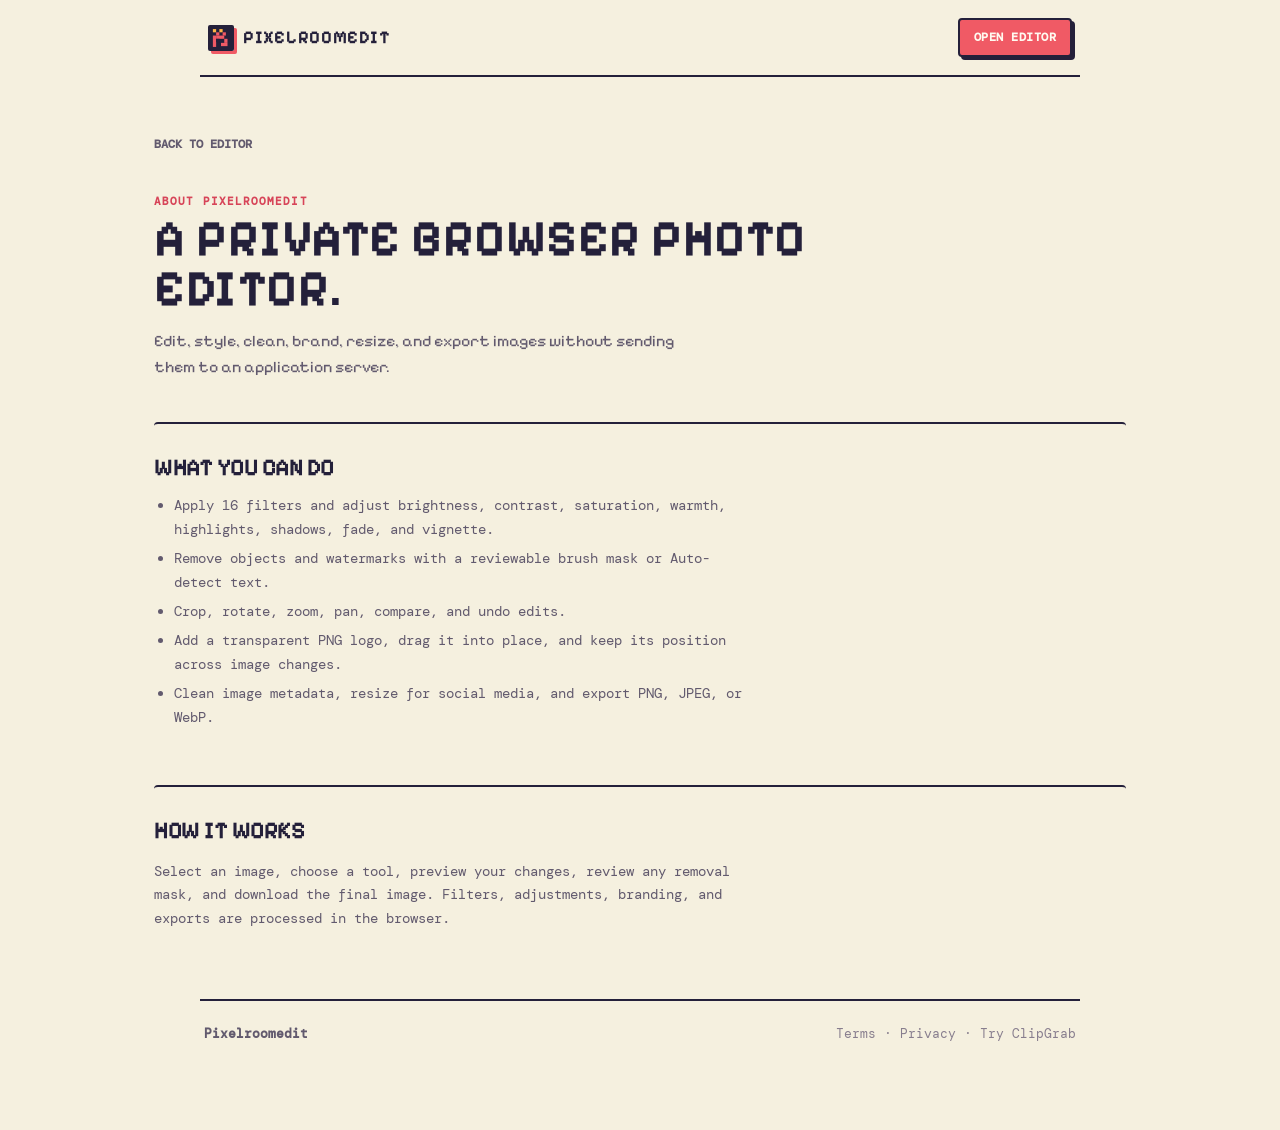
<file: about.html>
<!DOCTYPE html>
<html lang="en">
<head>
<meta charset="UTF-8"><meta name="viewport" content="width=device-width, initial-scale=1.0">
<title>Pixelroomedit — About</title><link href="https://fonts.googleapis.com/css2?family=DM+Mono:wght@400;500&family=Pixelify+Sans:wght@400;500;600;700&display=swap" rel="stylesheet"><link rel="stylesheet" href="styles.css?v=20260904.2">
</head>
<body class="info-page">
<nav class="site-nav" aria-label="About navigation"><a class="nav-brand" href="index.html#top"><img class="nav-mark" src="pixelroom-pixel-logo.svg?v=20260920.1" alt="">Pixelroomedit</a><div class="nav-links"><a href="index.html#editor">Open editor</a></div></nav>
<main class="info-shell"><a class="info-back" href="index.html#top">Back to editor</a><p class="eyebrow">ABOUT PIXELROOMEDIT</p><h1>A private browser photo editor.</h1><p class="info-lead">Edit, style, clean, brand, resize, and export images without sending them to an application server.</p>
<section class="info-section"><h2>What you can do</h2><ul><li>Apply 16 filters and adjust brightness, contrast, saturation, warmth, highlights, shadows, fade, and vignette.</li><li>Remove objects and watermarks with a reviewable brush mask or Auto-detect text.</li><li>Crop, rotate, zoom, pan, compare, and undo edits.</li><li>Add a transparent PNG logo, drag it into place, and keep its position across image changes.</li><li>Clean image metadata, resize for social media, and export PNG, JPEG, or WebP.</li></ul></section>
<section class="info-section"><h2>How it works</h2><p>Select an image, choose a tool, preview your changes, review any removal mask, and download the final image. Filters, adjustments, branding, and exports are processed in the browser.</p></section>
</main><footer><span>Pixelroomedit</span><span><a href="terms.html">Terms</a> · <a href="privacy.html">Privacy</a> · <a href="https://clipgrab-mtcp.onrender.com" target="_blank" rel="noopener noreferrer">Try ClipGrab</a></span></footer>
</body></html>
</file>
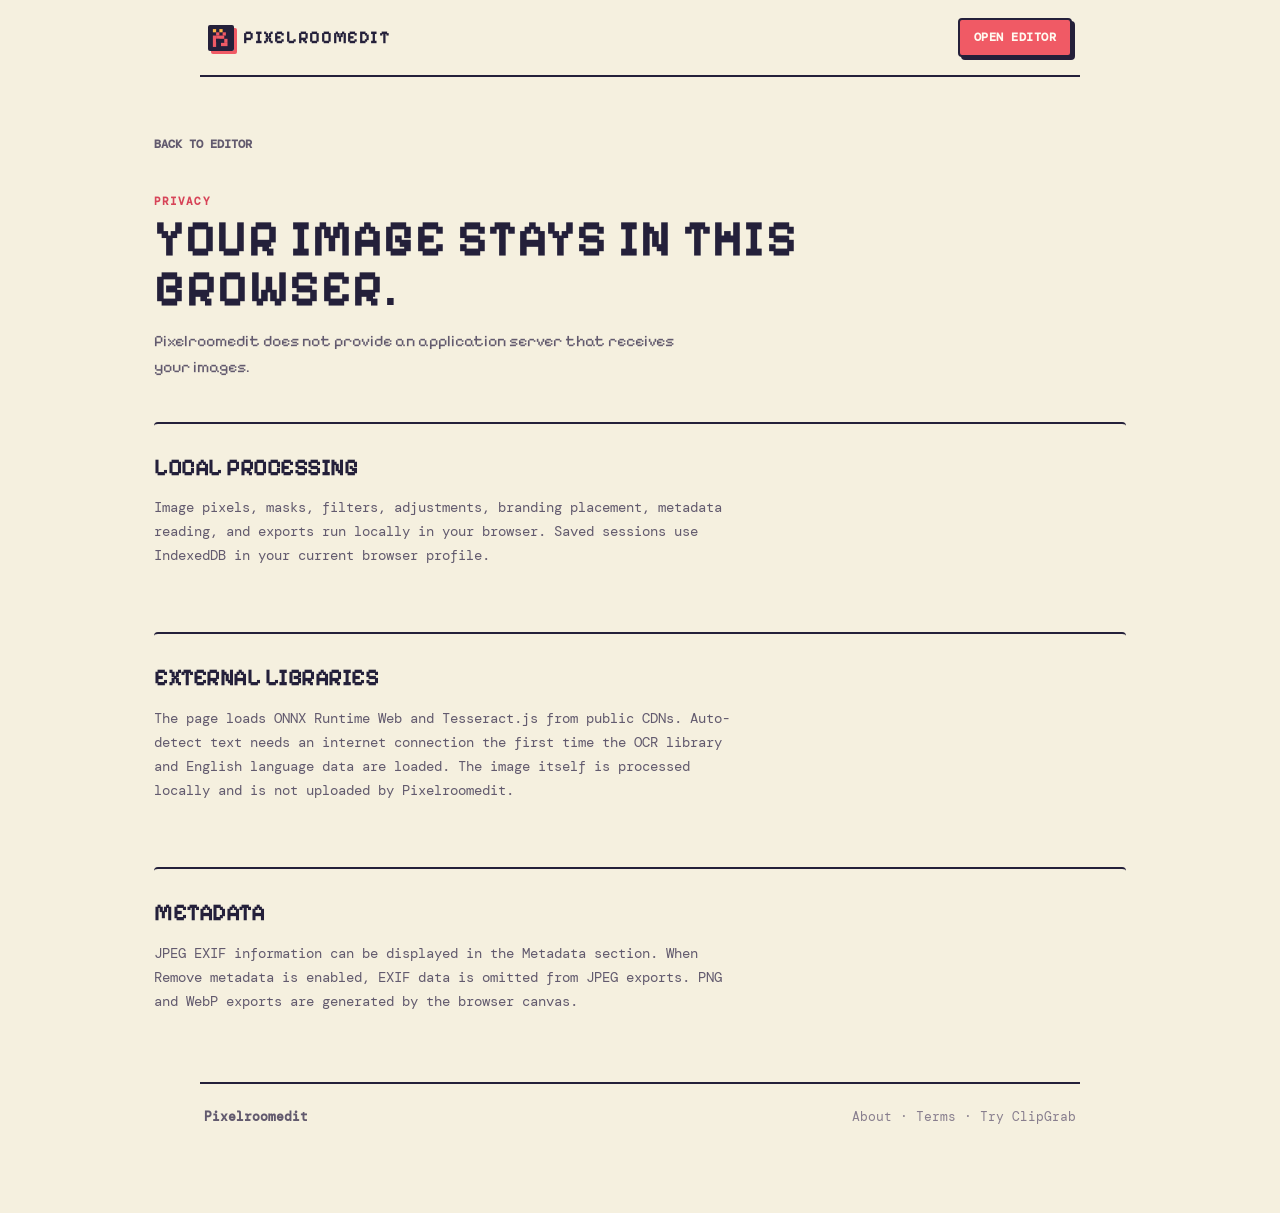
<file: privacy.html>
<!DOCTYPE html>
<html lang="en">
<head>
<meta charset="UTF-8"><meta name="viewport" content="width=device-width, initial-scale=1.0">
<title>Pixelroomedit — Privacy</title><link href="https://fonts.googleapis.com/css2?family=DM+Mono:wght@400;500&family=Pixelify+Sans:wght@400;500;600;700&display=swap" rel="stylesheet"><link rel="stylesheet" href="styles.css?v=20260904.2">
</head>
<body class="info-page">
<nav class="site-nav" aria-label="Privacy navigation"><a class="nav-brand" href="index.html#top"><img class="nav-mark" src="pixelroom-pixel-logo.svg?v=20260920.1" alt="">Pixelroomedit</a><div class="nav-links"><a href="index.html#editor">Open editor</a></div></nav>
<main class="info-shell"><a class="info-back" href="index.html#top">Back to editor</a><p class="eyebrow">PRIVACY</p><h1>Your image stays in this browser.</h1><p class="info-lead">Pixelroomedit does not provide an application server that receives your images.</p>
<section class="info-section"><h2>Local processing</h2><p>Image pixels, masks, filters, adjustments, branding placement, metadata reading, and exports run locally in your browser. Saved sessions use IndexedDB in your current browser profile.</p></section>
<section class="info-section"><h2>External libraries</h2><p>The page loads ONNX Runtime Web and Tesseract.js from public CDNs. Auto-detect text needs an internet connection the first time the OCR library and English language data are loaded. The image itself is processed locally and is not uploaded by Pixelroomedit.</p></section>
<section class="info-section"><h2>Metadata</h2><p>JPEG EXIF information can be displayed in the Metadata section. When Remove metadata is enabled, EXIF data is omitted from JPEG exports. PNG and WebP exports are generated by the browser canvas.</p></section>
</main><footer><span>Pixelroomedit</span><span><a href="about.html">About</a> · <a href="terms.html">Terms</a> · <a href="https://clipgrab-mtcp.onrender.com" target="_blank" rel="noopener noreferrer">Try ClipGrab</a></span></footer>
</body></html>
</file>
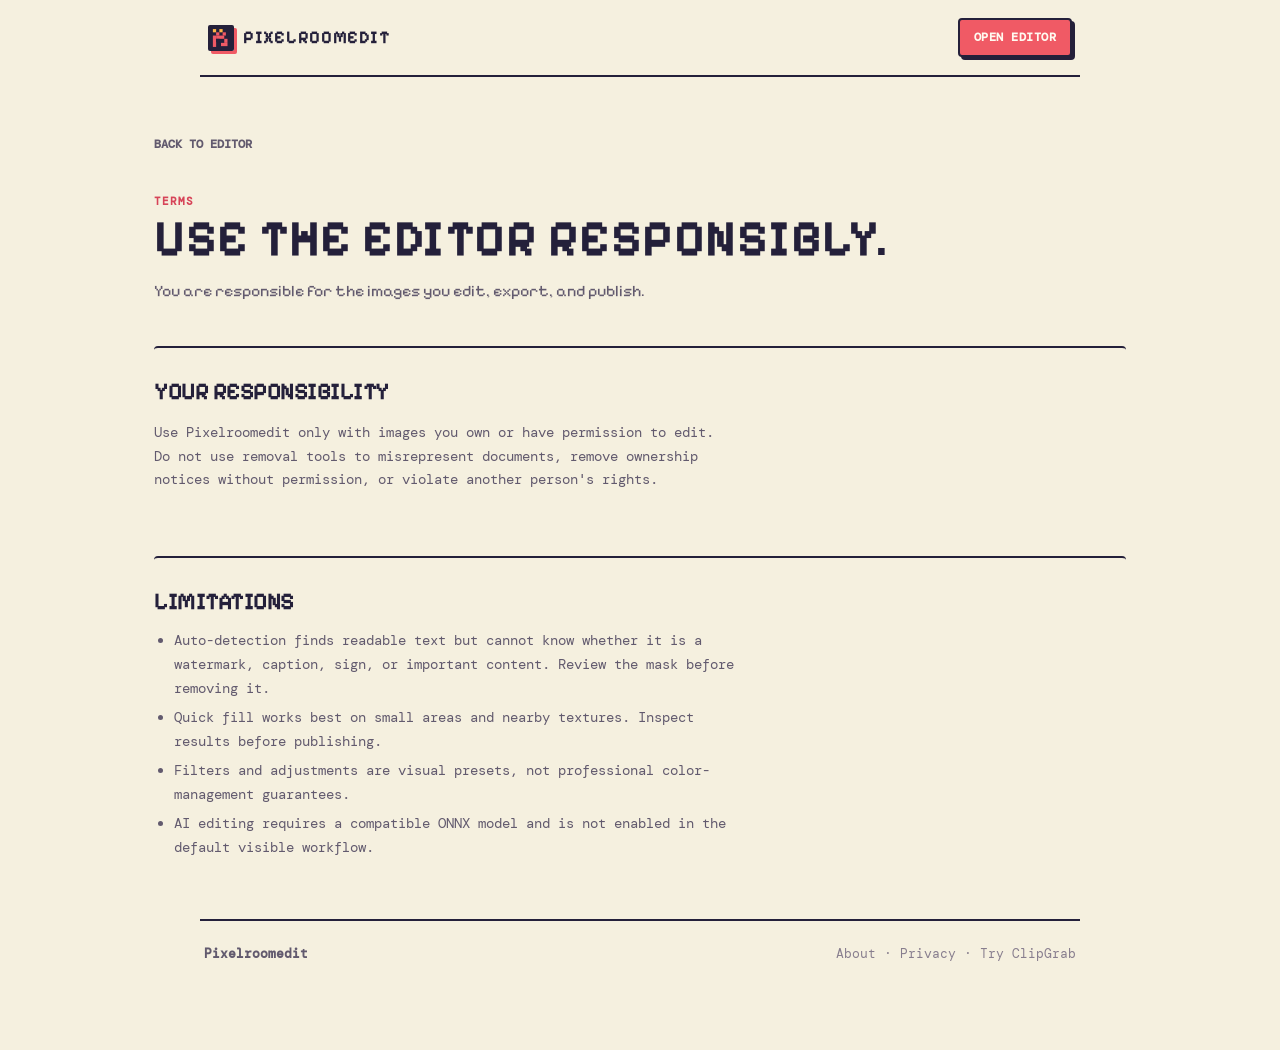
<file: terms.html>
<!DOCTYPE html>
<html lang="en">
<head>
<meta charset="UTF-8"><meta name="viewport" content="width=device-width, initial-scale=1.0">
<title>Pixelroomedit — Terms</title><link href="https://fonts.googleapis.com/css2?family=DM+Mono:wght@400;500&family=Pixelify+Sans:wght@400;500;600;700&display=swap" rel="stylesheet"><link rel="stylesheet" href="styles.css?v=20260904.2">
</head>
<body class="info-page">
<nav class="site-nav" aria-label="Terms navigation"><a class="nav-brand" href="index.html#top"><img class="nav-mark" src="pixelroom-pixel-logo.svg?v=20260920.1" alt="">Pixelroomedit</a><div class="nav-links"><a href="index.html#editor">Open editor</a></div></nav>
<main class="info-shell"><a class="info-back" href="index.html#top">Back to editor</a><p class="eyebrow">TERMS</p><h1>Use the editor responsibly.</h1><p class="info-lead">You are responsible for the images you edit, export, and publish.</p>
<section class="info-section"><h2>Your responsibility</h2><p>Use Pixelroomedit only with images you own or have permission to edit. Do not use removal tools to misrepresent documents, remove ownership notices without permission, or violate another person's rights.</p></section>
<section class="info-section"><h2>Limitations</h2><ul><li>Auto-detection finds readable text but cannot know whether it is a watermark, caption, sign, or important content. Review the mask before removing it.</li><li>Quick fill works best on small areas and nearby textures. Inspect results before publishing.</li><li>Filters and adjustments are visual presets, not professional color-management guarantees.</li><li>AI editing requires a compatible ONNX model and is not enabled in the default visible workflow.</li></ul></section>
</main><footer><span>Pixelroomedit</span><span><a href="about.html">About</a> · <a href="privacy.html">Privacy</a> · <a href="https://clipgrab-mtcp.onrender.com" target="_blank" rel="noopener noreferrer">Try ClipGrab</a></span></footer>
</body></html>
</file>
<file: styles.css>
:root{
  --bg:#ffffff;
  --bg-soft:#f6f7fc;
  --surface:#ffffff;
  --surface-2:#f1f2fa;
  --surface-3:#eaecf9;
  --line:#e7e9f4;
  --line-soft:#eef0f9;
  --text:#12131c;
  --text-dim:#5b6072;
  --text-dimmer:#9096a8;
  --paper:#ffffff;
  --paper-soft:#f6f7fc;
  --paper-line:#e7e9f4;
  --ink:#12131c;
  --ink-soft:#5b6072;
  --accent:#5c72f9;
  --accent-2:#7b8bfb;
  --accent-strong:#4358f0;
  --accent-soft:#eef0fe;
  --accent-ink:#ffffff;
  --good:#22b573;
  --bad:#f0473f;
  --mono:"SFMono-Regular",Consolas,"Liberation Mono",Menlo,monospace;
  --sans:"Inter","Segoe UI",system-ui,sans-serif;
  --radius-lg:20px;
  --radius-md:14px;
  --radius-sm:9px;
}
*{box-sizing:border-box;}
[hidden]{ display:none !important; }
html{scroll-behavior:smooth;}
html,body,.canvas-scroll,.filter-strip,.toolbar,.panel-tabs,.editor-sections{scroll-behavior:smooth;}
body{
  margin:0;
  font-family:var(--sans);
  background:var(--bg);
  color:var(--text);
  min-height:100vh;
  display:flex;
  flex-direction:column;
  align-items:center;
  padding:0 24px 64px;
  -webkit-tap-highlight-color:transparent;
  -webkit-font-smoothing:antialiased;
}
a{ color:var(--accent-strong); }
:focus-visible{ outline:2px solid var(--accent); outline-offset:2px; }

/* ---- nav ---- */
.site-nav{
  max-width:1040px; width:100%; margin-top:0; padding:16px 4px;
  display:flex; align-items:center; justify-content:space-between; gap:16px;
  border-bottom:1px solid var(--line);
}
.nav-brand,.nav-links a{ color:var(--text); text-decoration:none; font:700 1rem var(--sans); }
.nav-brand{ display:flex; align-items:center; gap:9px; letter-spacing:-0.01em; }
.nav-mark{ display:block; width:26px; height:26px; border-radius:7px; }
.nav-links{ display:flex; align-items:center; gap:26px; }
.nav-links a{ color:var(--text-dim); font-weight:600; font-size:0.86rem; transition:color .15s ease; }
.nav-links a:hover{ color:var(--text); }
.nav-links a:last-child{
  color:var(--accent-ink); background:var(--accent);
  padding:9px 18px; border-radius:999px; font-weight:700;
}
.nav-links a:last-child:hover{ background:var(--accent-strong); color:var(--accent-ink); }

/* ---- hero ---- */
.hero{ max-width:760px; width:100%; padding:52px 4px 8px; text-align:center; display:flex; flex-direction:column; align-items:center; gap:14px; }
.brand-mark{ display:none; }
.hero-chips{ display:flex; flex-wrap:wrap; justify-content:center; gap:8px; margin-bottom:6px; }
.hero-chip{
  display:inline-flex; align-items:center; gap:6px; font:700 0.78rem var(--sans);
  color:var(--text-dim); border:1px solid var(--line); background:var(--surface);
  padding:8px 15px; border-radius:999px; transition:border-color .15s ease, color .15s ease, background .15s ease;
}
.hero-chip b{ font-weight:700; }
.hero-chip:first-child{ color:var(--accent-strong); border-color:var(--accent); background:var(--accent-soft); }
.eyebrow{
  font-family:var(--sans); font-size:0.78rem; color:var(--accent-strong); font-weight:700;
  letter-spacing:0.06em; margin:0 0 6px; text-transform:uppercase;
}
h1{
  font-family:var(--sans); font-size:clamp(2rem, 4.6vw, 2.9rem); font-weight:800; letter-spacing:-0.03em; max-width:680px;
  margin:0; color:var(--text); line-height:1.15;
}
h1 em{ font-style:normal; color:var(--accent-strong); }
p.sub{ margin:0; font-size:1rem; color:var(--text-dim); line-height:1.55; max-width:52ch; }
.privacy-pill{
  display:inline-flex; align-items:center; font:600 0.76rem var(--sans); color:var(--good);
  border:1px solid #cdeee0; background:#eefaf4; padding:7px 14px; border-radius:999px;
}
.privacy-pill span{ display:inline-block; width:7px; height:7px; border-radius:50%; background:var(--good); margin-right:8px; }

/* ---- the light table ---- */
.card{
  width:100%; max-width:760px; background:transparent; border:0; border-radius:8px; padding:0; display:flex; flex-direction:column; margin-top:20px;
}
.dropzone{
  position:relative; overflow:hidden; border:1.5px dashed var(--line); border-radius:999px; padding:20px 22px; text-align:left;
  cursor:pointer; color:var(--text); background:var(--surface-2); display:flex; align-items:center; gap:14px;
  transition:border-color .2s ease, background .2s ease;
  box-shadow:0 1px 2px rgba(20,20,50,.03);
}
.upload-icon{
  width:42px; height:42px; border-radius:50%; color:#fff; flex:0 0 auto;
  background:var(--accent);
  display:grid; place-items:center; font-size:1.2rem; font-weight:700;
}
.upload-copy{ min-width:0; flex:1 1 auto; }
.dropzone:hover, .dropzone.drag{ border-color:var(--accent); background:var(--accent-soft); }
.dropzone div{ font-size:1rem; font-weight:700; }
.dropzone span{ display:block; font-size:0.82rem; color:var(--text-dim); margin-top:2px; font-weight:400; }
.saved-session{ display:flex; align-items:center; justify-content:flex-start; gap:10px; flex:1 1 100%; min-width:0; margin:8px 0 0; }
.saved-session img{ width:44px; height:44px; object-fit:cover; border-radius:8px; border:1px solid var(--line); }
.saved-session span{ display:block; min-width:0; overflow:hidden; text-overflow:ellipsis; white-space:nowrap; margin:0; font-size:.75rem; color:var(--text-dim); }
.saved-session button{ padding:7px 12px; font-size:.75rem; }
input[type="file"]{ display:none; }

.section-choices{ display:flex; flex-wrap:wrap; justify-content:center; gap:8px; margin-top:22px; }
.section-choice{
  position:relative; display:inline-flex; flex-direction:row; align-items:center; gap:8px; min-height:0; overflow:hidden; text-align:left;
  padding:11px 18px; border:1px solid var(--line); border-radius:999px; background:var(--surface); color:var(--text);
  cursor:pointer; transition:transform .12s ease, border-color .16s ease, background .16s ease, box-shadow .16s ease;
}
.section-choice .choice-mark{
  display:grid; place-items:center; width:24px; height:24px; border-radius:50%;
  background:var(--surface-3); color:var(--accent-strong); font:700 .62rem var(--mono);
}
.section-choice strong{ color:var(--text); font-size:.86rem; line-height:1.2; font-weight:700; }
.section-choice > span:last-child{ display:none; }
.section-choice:hover:not(:disabled){ border-color:var(--accent); background:var(--accent-soft); }
.section-choice.active{ border-color:var(--accent); background:var(--accent); box-shadow:0 8px 18px -8px rgba(92,114,249,.55); }
.section-choice.active strong{ color:#fff; }
.section-choice.active .choice-mark{ background:rgba(255,255,255,.24); color:#fff; }
.section-choice:disabled{ opacity:.5; cursor:not-allowed; box-shadow:none; }
.section-choice em{ display:block; margin-top:0; margin-left:4px; color:inherit; font:700 .58rem var(--mono); font-style:normal; letter-spacing:.05em; text-transform:uppercase; opacity:.75; }

.stage{ display:none; color:var(--ink); }
.dropzone{ order:1; }
.stage{ order:2; }
.section-choices{ order:3; }
.stage.active{ display:block; background:var(--paper); border:1px solid var(--paper-line); border-radius:var(--radius-lg); padding:22px; box-shadow:0 24px 60px -30px rgba(20,20,60,.18); }
.stage.active[data-section="home"] .canvas-scroll{ display:none; }
.stage.active[data-section="ai"] .toolbar{ order:1; }
.stage.active[data-section="ai"] .canvas-scroll{ order:2; }
.stage.active[data-section="ai"] #cropActions{ order:3; }
.stage.active[data-section="ai"] #brushControls{ order:4; }
.stage.active[data-section="ai"] #fillPanel{ order:5; }
.stage.active[data-section="ai"] .section-ai{ order:6; }
.section-back-wrap{ min-height:30px; margin-bottom:4px; }
.section-home{ padding:4px 2px 14px; }
.section-home .eyebrow{ margin-bottom:8px; }
.section-home h2{ margin:0 0 7px; color:var(--ink); font:800 1.5rem/1.2 var(--sans); letter-spacing:-0.02em; }
.section-home .hint{ margin:0; }
.section-tools{ padding:18px 2px 4px; }
.section-ai{ border-top:1px solid var(--paper-line); }
.ai-status{ margin-top:12px; }
.ai-coming-soon{ padding:4px 2px 12px; }
.ai-coming-soon h2{ margin:0 0 8px; font:800 1.75rem/1.15 var(--sans); letter-spacing:-0.02em; }
.coming-soon-note{ display:inline-flex; align-items:center; gap:8px; margin-top:18px; padding:10px 12px; border:1px solid var(--paper-line); border-radius:999px; color:var(--ink-soft); font:0.72rem var(--mono); }
.coming-soon-dot{ width:7px; height:7px; border-radius:50%; background:var(--accent); }
.sr-only{ position:absolute; width:1px; height:1px; padding:0; margin:-1px; overflow:hidden; clip:rect(0,0,0,0); white-space:nowrap; border:0; }
.ai-instruction{ margin:12px 0 0; }
.ai-preview-frame{ margin-top:18px; padding:10px; min-height:160px; background:var(--surface-2); border:1px solid var(--paper-line); border-radius:var(--radius-sm); text-align:center; }
.ai-preview-frame canvas{ display:block; width:100%; max-height:58vh; object-fit:contain; margin:auto; }
.section-tools h2{ margin:0 0 8px; font:800 1.4rem/1.2 var(--sans); letter-spacing:-0.02em; }
.section-tools .eyebrow{ margin-bottom:8px; }
.section-tools .metadata-toggle{ margin-top:14px; }
.section-actions{ display:flex; flex-wrap:wrap; gap:10px; margin-top:18px; }
.resize-grid{ display:flex; flex-wrap:wrap; gap:12px; margin-top:18px; }
.resize-grid label{ display:flex; flex-direction:column; gap:6px; color:var(--ink-soft); font-size:.78rem; }
.resize-grid input[type="number"]{ width:150px; padding:9px; border:1px solid var(--paper-line); border-radius:var(--radius-sm); background:var(--paper-soft); color:var(--ink); }
.resize-grid .resize-lock{ flex-direction:row; align-items:center; align-self:flex-end; padding-bottom:9px; }

/* ---- toolbar ---- */
.toolbar{ display:flex; flex-wrap:wrap; gap:6px; margin-bottom:10px; }
.tool-btn{
  display:inline-flex; align-items:center; gap:6px; font-family:inherit; font-size:0.78rem; font-weight:600;
  padding:8px 12px; border-radius:var(--radius-sm); border:1px solid var(--paper-line); background:var(--paper-soft); color:var(--ink);
  cursor:pointer; letter-spacing:0.01em; transition:background .12s ease, color .12s ease, border-color .12s ease;
}
.tool-btn:hover:not(:disabled):not(.active){ border-color:var(--accent); }
.tool-btn svg{ width:15px; height:15px; stroke:var(--ink); stroke-width:2.2; fill:none; }
.tool-btn.active{ background:var(--accent); border-color:var(--accent); color:#fff; }
.tool-btn.active svg{ stroke:#fff; }
.tool-btn[aria-pressed="false"]{ background:transparent; border-color:var(--paper-line); color:var(--ink-soft); }
.tool-btn[aria-pressed="false"] svg{ stroke:var(--ink-soft); }
.tool-btn.off{ background:var(--paper-soft) !important; border-color:var(--paper-line) !important; color:var(--ink-soft) !important; }
.tool-btn.off svg{ stroke:var(--ink-soft) !important; }
.tool-btn:disabled{ opacity:0.4; cursor:not-allowed; }
.zoom-group{ display:flex; align-items:center; gap:2px; margin-left:auto; }
.zoom-label{ font-family:var(--mono); font-size:0.72rem; color:var(--ink-soft); min-width:38px; text-align:center; }

.canvas-scroll{
  position:relative; width:100%; max-height:66vh; overflow:auto;
  scrollbar-width:none;
  border:1px solid var(--paper-line); border-radius:var(--radius-sm); background:
    linear-gradient(45deg,#eceefa 25%,transparent 25%) -10px 0/20px 20px,
    linear-gradient(-45deg,#eceefa 25%,transparent 25%) -10px 0/20px 20px,
    linear-gradient(45deg,transparent 75%,#eceefa 75%) -10px 0/20px 20px,
    linear-gradient(-45deg,transparent 75%,#eceefa 75%) -10px 0/20px 20px,
    var(--paper-soft);
}
.canvas-scroll::-webkit-scrollbar{ width:0; height:0; }
.canvas-wrap{ position:relative; line-height:0; touch-action:none; }
canvas#canvas{ display:block; cursor:crosshair; width:100%; height:auto; }
.branding-overlay{ position:absolute; z-index:1; display:block; max-width:none; height:auto; cursor:move; touch-action:none; user-select:none; }
canvas#canvas.crop-mode{ cursor:default; }
canvas#canvas.pan-mode{ cursor:grab; }
canvas#canvas.pan-mode:active{ cursor:grabbing; }

#cropBox{
  position:absolute; border:1.5px dashed #fff; outline:1.5px dashed var(--accent);
  box-shadow:0 0 0 2000px rgba(20,20,45,0.45); cursor:move; display:none;
}
.crop-handle{
  position:absolute; width:16px; height:16px; background:var(--accent); border:2px solid #fff;
  border-radius:50%; transform:translate(-50%,-50%);
}
.crop-handle.nw{ top:0; left:0; cursor:nwse-resize; }
.crop-handle.ne{ top:0; left:100%; cursor:nesw-resize; }
.crop-handle.sw{ top:100%; left:0; cursor:nesw-resize; }
.crop-handle.se{ top:100%; left:100%; cursor:nwse-resize; }

.controls{ display:flex; flex-wrap:wrap; gap:14px; align-items:center; margin-top:14px; }
.brush-control{ display:flex; align-items:center; gap:8px; font-size:0.85rem; color:var(--ink-soft); }
input[type="range"]{ width:100px; accent-color:var(--accent); }
.remove-actions{ display:flex; gap:10px; flex-wrap:wrap; }
.fill-progress{ flex:1 1 100%; width:100%; height:8px; accent-color:var(--accent); }
.mask-status{ display:inline-flex; margin-top:10px; padding:6px 9px; border:1px solid var(--paper-line); border-radius:var(--radius-sm); color:var(--ink-soft); font:600 .72rem var(--mono); }
.branding-tools{ margin-top:18px; padding-top:16px; border-top:1px solid var(--paper-line); }
.branding-tools{ margin-top:10px; padding-top:10px; }
.branding-panel{ margin-top:12px; padding:14px 2px 6px; border-top:1px solid var(--paper-line); }
.branding-panel .branding-heading{ margin-bottom:8px; }
.branding-heading{ display:flex; flex-wrap:wrap; align-items:baseline; gap:7px; }
.branding-heading strong{ font-size:.76rem; }
.branding-heading .hint{ margin:0; font-size:.68rem; line-height:1.3; }
.branding-actions{ display:flex; flex-wrap:wrap; align-items:center; gap:6px; margin-top:8px; }
.branding-actions input[type="file"]{ display:none; }
.branding-size,.branding-opacity{ display:flex; align-items:center; gap:5px; color:var(--ink-soft); font-size:.7rem; }
.branding-actions button{ padding:7px 10px; font-size:.7rem; }
.branding-actions input[type="range"]{ width:62px; }
.branding-size span,.branding-opacity span{ min-width:34px; font-family:var(--mono); font-size:.7rem; color:var(--ink); }
.edit-dock + #cropActions + #brushControls{ margin-top:8px; gap:7px; }
#fillPanel{ padding-top:8px; }
#fillPanel .field-row{ margin-bottom:6px; }
#fillPanel .brush-control{ font-size:.74rem; }
#fillPanel .mask-status{ margin-top:4px; padding:4px 7px; font-size:.65rem; }
#fillPanel > .hint{ margin:4px 0 0; font-size:.7rem; }
select{
  font-family:inherit; font-size:0.82rem; padding:7px 9px; border-radius:var(--radius-sm); border:1px solid var(--paper-line);
  background:var(--paper-soft); color:var(--ink);
}
.metadata-toggle{ display:inline-flex; align-items:center; gap:6px; color:var(--ink-soft); font-size:.75rem; white-space:nowrap; }
.metadata-toggle input{ width:14px; height:14px; margin:0; accent-color:var(--good); }
button{
  font-family:inherit; font-size:0.85rem; font-weight:700; padding:11px 20px; border-radius:999px; border:1px solid var(--accent);
  background:var(--accent); color:#fff; cursor:pointer; letter-spacing:0.01em;
  transition:background .12s ease, transform .05s ease;
}
button:hover:not(:disabled){ background:var(--accent-strong); border-color:var(--accent-strong); }
button:active:not(:disabled){ transform:translateY(1px); }
button.secondary{ background:transparent; color:var(--ink); border-color:var(--paper-line); }
button.secondary:hover:not(:disabled){ background:var(--paper-soft); border-color:var(--ink-soft); }
button.small{ padding:7px 13px; font-size:0.78rem; }
button:disabled{ opacity:0.45; cursor:not-allowed; }
.row{ display:flex; justify-content:space-between; align-items:center; flex-wrap:wrap; gap:10px; margin-top:14px; }
.status{ font-size:0.8rem; color:var(--ink-soft); min-height:1.2em; }
.row.section-remove{ margin-top:8px; gap:6px; }
.row.section-remove > .status{ font-size:.72rem; }
.remove-actions{ gap:6px; }
.remove-actions button{ padding:8px 12px; font-size:.72rem; }
.remove-actions select{ padding:6px 7px; font-size:.72rem; }
.remove-actions #autoDetectBtn{ border-color:var(--accent); color:var(--accent-strong); }

/* ---- panel tabs ---- */
.panel-tabs{ display:flex; gap:4px; margin-top:20px; border-bottom:1px solid var(--paper-line); }
.panel-tab{
  font-family:inherit; font-size:0.8rem; font-weight:600; padding:8px 12px; background:none; border:none; border-bottom:2px solid transparent;
  color:var(--ink-soft); cursor:pointer;
}
.panel-tab.active{ color:var(--ink); border-bottom-color:var(--accent); font-weight:700; }
.panel-tabs.section-remove{ margin-top:10px; }
.panel-tabs.section-remove .panel-tab{ padding:6px 9px; font-size:.72rem; }
.panel{ display:none; padding:14px 2px 4px; }
.panel.active{ display:block; }
.field-row{ display:flex; flex-wrap:wrap; gap:14px; align-items:center; margin-bottom:10px; }
.badge{ display:inline-block; font-size:0.72rem; font-weight:600; padding:3px 10px; border-radius:999px; background:var(--surface-3); color:var(--ink-soft); }
.badge.good{ background:#e2f7ec; color:#1c9160; }
.badge.bad{ background:#fbe4e2; color:var(--bad); }
.meta-table{ width:100%; border-collapse:collapse; font-size:0.82rem; }
.meta-table td{ padding:5px 6px; border-bottom:1px solid var(--paper-line); vertical-align:top; }
.meta-table td:first-child{ color:var(--ink-soft); width:42%; white-space:nowrap; }
.hint{ font-size:0.78rem; color:var(--text-dim); line-height:1.5; margin-top:6px; }
.card .hint{ color:var(--ink-soft); }
.url-row{ display:flex; gap:8px; flex-wrap:wrap; }
.url-row input[type="text"]{
  flex:1; min-width:180px; font-family:var(--mono); font-size:0.78rem; padding:9px; border-radius:var(--radius-sm);
  border:1px solid var(--paper-line); background:var(--paper-soft); color:var(--ink);
}
progress{ width:100%; accent-color:var(--accent); height:8px; margin-top:8px; }

/* ---- FAQ accordion (about) ---- */
.about-grid{ max-width:760px; width:100%; margin:56px 0 0; padding:0 4px; display:flex; flex-direction:column; gap:10px; }
.about-grid .eyebrow{ text-align:center; margin:0 0 4px; }
.about-grid > .eyebrow-wrap{ text-align:center; }
.about-faq-title{ text-align:center; font:800 1.5rem/1.2 var(--sans); letter-spacing:-0.02em; margin:0 0 18px; color:var(--text); }
.info-links{ display:flex; justify-content:center; gap:16px; }
.info-link{ color:var(--text-dim); text-decoration:none; font:600 .74rem var(--mono); }
.info-link:hover,.clipgrab-link{ color:var(--accent-strong); }
.about-grid article{
  border:1px solid var(--line); border-radius:var(--radius-md); padding:0; background:var(--surface); overflow:hidden;
}
.about-grid article summary{
  cursor:pointer; list-style:none; padding:16px 18px; display:flex; align-items:center; justify-content:space-between; gap:12px;
  font:700 .95rem var(--sans); color:var(--text);
}
.about-grid article summary::-webkit-details-marker{ display:none; }
.about-grid article summary::after{
  content:"+"; font-size:1.2rem; color:var(--accent-strong); font-weight:700; flex:0 0 auto; transition:transform .15s ease;
}
.about-grid article[open] summary::after{ content:"–"; }
.about-grid article .faq-body{ padding:0 18px 18px; margin:0; color:var(--text-dim); font-size:.88rem; line-height:1.65; }
.about-grid article .eyebrow{ display:none; }

footer{
  max-width:760px; width:100%; margin-top:48px; padding:24px 4px; display:flex; justify-content:space-between; align-items:center;
  gap:12px; font:0.82rem var(--sans); color:var(--text-dimmer); border-top:1px solid var(--line);
}
footer span:first-child{ font-weight:700; color:var(--text-dim); }
footer a{ color:inherit; text-decoration:none; }
footer a:hover{ color:var(--text); }
.clipgrab-link{ font-weight:700; }
.info-page{ align-items:stretch; background:var(--bg-soft); }
.info-page .site-nav,.info-page footer{ max-width:880px; margin-left:auto; margin-right:auto; }
.info-shell{ width:100%; max-width:880px; margin:56px auto 20px; padding:0 4px; }
.info-back{ display:inline-block; margin-bottom:42px; color:var(--text-dim); font:600 .76rem var(--mono); text-decoration:none; }
.info-back:hover{ color:var(--accent-strong); }
.info-shell h1{ max-width:680px; font-size:clamp(2rem,4.5vw,3.2rem); }
.info-lead{ max-width:58ch; margin:14px 0 42px; color:var(--text-dim); font-size:1rem; line-height:1.6; }
.info-section{ scroll-margin-top:24px; margin-top:16px; padding:30px 0 34px; border-top:1px solid var(--line); }
.info-section h2{ margin:0 0 12px; font:800 1.5rem/1.2 var(--sans); letter-spacing:-.02em; }
.info-section h3{ margin:24px 0 8px; font:700 .92rem var(--sans); }
.info-section p,.info-section li{ max-width:72ch; color:var(--text-dim); font-size:.88rem; line-height:1.7; }
.info-section ul{ margin:10px 0 0; padding-left:20px; }
.info-section li{ margin:5px 0; }
.info-page footer{ margin-top:0; }

.metadata-info{ margin-top:24px; padding-top:18px; border-top:1px solid var(--paper-line); }
.metadata-info .eyebrow{ margin-bottom:8px; }
.download-page{ align-items:stretch; }
.download-back{ color:var(--text-dim); text-decoration:none; font:0.72rem var(--mono); }
.download-back:hover{ color:var(--accent-strong); }
.download-shell{ width:100%; max-width:760px; margin:72px auto 64px; }
.download-shell h1{ margin:0 0 12px; font-size:clamp(2.1rem,5vw,3.5rem); }
.download-lead{ margin:0 0 24px; color:var(--text-dim); }
.download-preview{ padding:12px; border:1px solid var(--line); border-radius:var(--radius-md); background:var(--surface-2); text-align:center; }
.download-preview img{ display:block; width:100%; max-height:62vh; object-fit:contain; background:var(--surface-3); }
.download-details{ display:flex; align-items:center; justify-content:space-between; gap:16px; margin-top:16px; color:var(--text-dim); font:0.72rem var(--mono); }
.download-error{ color:var(--bad); }
.preview-modal{ position:fixed; inset:0; z-index:10; display:grid; place-items:center; padding:20px; background:rgba(15,16,30,.55); backdrop-filter:blur(6px); }
.preview-modal[hidden]{ display:none; }
.preview-dialog{ width:min(720px,100%); max-height:calc(100vh - 40px); overflow:auto; padding:22px; border:1px solid var(--line); border-radius:var(--radius-lg); background:var(--paper); color:var(--ink); box-shadow:0 30px 90px rgba(20,20,60,.25); }
.preview-header{ display:flex; align-items:flex-start; justify-content:space-between; gap:16px; }
.preview-header .eyebrow{ margin:0 0 6px; }
.preview-header h2{ margin:0; font:800 1.5rem/1.1 var(--sans); letter-spacing:-0.02em; }
.preview-close{ font-size:1.2rem; line-height:1; padding:6px 11px; border-radius:999px; }
.preview-frame{ margin-top:18px; padding:10px; max-height:58vh; overflow:auto; background:var(--surface-2); border:1px solid var(--paper-line); border-radius:var(--radius-sm); text-align:center; }
.preview-frame canvas{ display:block; width:100%; height:auto; margin:auto; }
.preview-note{ margin:12px 0 0; color:var(--ink-soft); font-size:.78rem; }
.export-options{ display:flex; flex-wrap:wrap; align-items:end; gap:12px; margin-top:16px; padding-top:14px; border-top:1px solid var(--paper-line); }
.export-options label{ display:flex; flex-direction:column; gap:5px; color:var(--ink-soft); font-size:.76rem; }
.export-options select,.export-options input[type="number"]{ min-height:36px; padding:7px 8px; }
.export-custom-size{ display:flex; gap:8px; }
.export-quality{ min-width:170px; }
.export-quality input[type="range"]{ width:110px; }
.export-quality span{ font-family:var(--mono); font-size:.7rem; color:var(--ink); }
.export-options .hint{ margin:0; align-self:center; }
.preview-actions{ display:flex; justify-content:flex-end; gap:8px; margin-top:16px; }

.app-editing{ padding:0; overflow-x:hidden; overflow-y:auto; background:var(--paper); color:var(--ink); }
.app-editing[data-section="resize"],
.app-editing[data-section="metadata"]{ min-height:0; padding-bottom:0; background:var(--paper); color:var(--ink); }
.app-editing .site-nav,
.app-editing .hero,
.app-editing .about-grid,
.app-editing footer,
.app-editing .dropzone,
.app-editing .section-choices{ display:none; }
.app-editing .card{ max-width:none; min-height:100svh; }
.app-editing .section-choice{ min-height:0; padding:9px 12px; flex-direction:row; align-items:center; gap:8px; box-shadow:none; border-radius:var(--radius-sm); }
.app-editing .section-choice .choice-mark{ width:22px; height:22px; flex:0 0 auto; margin:0; border-radius:7px; font-size:.58rem; }
.app-editing .section-choice strong{ font-size:.72rem; }
.app-editing .section-choice > span:last-child{ display:none; }
.app-editing .section-choice em{ display:inline; margin:0 0 0 3px; }
.app-editing .stage.active{ order:2; min-height:calc(100svh - 58px); overflow:visible; border:0; border-radius:0; padding:16px max(12px, calc((100vw - 1120px) / 2)) 32px; display:flex; flex-direction:column; box-shadow:none; }
.app-editing .section-back-wrap{ flex:0 0 auto; }
.app-editing .canvas-scroll{ flex:0 0 min(56svh, 620px); min-height:160px; max-height:620px; overflow:auto; display:flex; align-items:flex-start; justify-content:center; background:var(--surface-3); }
.app-editing .canvas-wrap{ width:100%; min-height:100%; display:flex; align-items:flex-start; justify-content:center; flex:0 0 auto; }
.app-editing canvas#canvas{ width:auto; max-width:100%; max-height:none; margin:0 auto; object-fit:contain; }
.edit-dock{ margin-top:12px; border-top:1px solid var(--paper-line); }
.editor-sections{ display:flex; gap:20px; margin-top:12px; border-bottom:1px solid var(--paper-line); overflow-x:auto; scrollbar-width:none; scroll-behavior:smooth; }
.editor-sections::-webkit-scrollbar{ display:none; width:0; height:0; }
.editor-section{ flex:0 0 auto; padding:9px 14px; border:1px solid transparent; border-radius:999px 999px 0 0; background:transparent; color:var(--ink-soft); font-size:.76rem; white-space:nowrap; }
.editor-section:hover:not(:disabled){ background:transparent; color:var(--ink); border-color:transparent; }
.editor-section.active{ color:var(--accent-strong); background:var(--accent-soft); border-color:var(--accent-soft); }
.edit-tabs{ display:flex; gap:22px; border-bottom:1px solid var(--paper-line); }
.edit-tab{ padding:12px 2px 10px; border:0; border-bottom:2px solid transparent; border-radius:0; background:transparent; color:var(--ink-soft); font-size:.8rem; }
.edit-tab:hover:not(:disabled){ background:transparent; color:var(--ink); border-color:transparent; }
.edit-tab.active{ color:var(--ink); border-bottom-color:var(--accent); }
.edit-panel{ padding:14px 0 4px; }
.filter-strip{ display:flex; gap:14px; overflow-x:auto; padding:2px 2px 8px; scrollbar-width:none; }
.filter-choice{ display:flex; flex:0 0 68px; flex-direction:column; align-items:center; gap:6px; padding:0; border:0; border-radius:0; background:transparent; color:var(--ink-soft); font-size:.68rem; }
.filter-choice:hover:not(:disabled){ background:transparent; color:var(--ink); }
.filter-choice.active{ color:var(--accent-strong); }
.filter-choice strong{ font-size:.68rem; font-weight:700; }
.filter-swatch{ width:58px; height:58px; border-radius:50%; border:2px solid transparent; background:linear-gradient(135deg,#f7b267 0%,#f79d9d 45%,#6a9df7 100%); box-shadow:0 2px 8px rgba(20,20,60,.12); }
.filter-choice.active .filter-swatch{ border-color:var(--accent); box-shadow:0 0 0 3px var(--accent-soft); }
.filter-intensity{ display:flex; align-items:center; gap:10px; max-width:300px; margin:4px 2px 0; color:var(--ink-soft); font-size:.72rem; }
.filter-intensity input{ flex:1; width:auto; }
.filter-intensity output{ min-width:38px; color:var(--ink); font:.68rem var(--mono); text-align:right; }
.filter-vivid{ filter:saturate(1.6) contrast(1.12); }
.filter-warm{ filter:sepia(.35) saturate(1.25); background:linear-gradient(135deg,#f7d07a,#e7825a); }
.filter-cool{ filter:hue-rotate(18deg) saturate(.9); background:linear-gradient(135deg,#81c7f5,#6e83dc); }
.filter-vintage{ filter:sepia(.55) contrast(.92); background:linear-gradient(135deg,#d4a574,#8a6d56); }
.filter-noir{ filter:grayscale(1) contrast(1.3); background:linear-gradient(135deg,#ddd,#222); }
.filter-faded{ opacity:.7; filter:saturate(.75); }
.filter-dramatic{ filter:contrast(1.45) saturate(1.3); background:linear-gradient(135deg,#e4b06c,#332c4f); }
.filter-clarendon{ filter:contrast(1.15) saturate(1.35); }
.filter-juno{ filter:saturate(1.5) sepia(.12); background:linear-gradient(135deg,#f3a56b,#8f8de5); }
.filter-lark{ filter:brightness(1.12) saturate(1.2); background:linear-gradient(135deg,#f5d5a0,#a9d9e8); }
.filter-valencia{ filter:sepia(.3) brightness(1.08); background:linear-gradient(135deg,#e8b477,#c79578); }
.filter-nashville{ filter:sepia(.45) saturate(.85) contrast(.9); background:linear-gradient(135deg,#dfad83,#a58bb0); }
.filter-moon{ filter:grayscale(1) contrast(.92) brightness(1.12); background:linear-gradient(135deg,#e8e8e8,#8f96a8); }
.filter-sepia{ filter:sepia(.9) saturate(.8); background:linear-gradient(135deg,#d7ad76,#896345); }
.filter-mono{ filter:grayscale(1) contrast(1.08); background:linear-gradient(135deg,#f2f2f2,#494949); }
.adjust-grid{ display:grid; grid-template-columns:repeat(2,minmax(0,1fr)); gap:12px 22px; }
.adjust-grid label{ display:grid; grid-template-columns:86px 1fr 30px; align-items:center; gap:8px; color:var(--ink-soft); font-size:.76rem; }
.adjust-grid input{ width:100%; }
.adjust-grid output{ font: .68rem var(--mono); color:var(--ink); text-align:right; }
#resetAdjustments{ margin-top:14px; }
.canvas-scroll,.filter-strip,.toolbar,.panel-tabs{ scrollbar-width:none; }
.canvas-scroll::-webkit-scrollbar,.filter-strip::-webkit-scrollbar,.toolbar::-webkit-scrollbar,.panel-tabs::-webkit-scrollbar{ display:none; width:0; height:0; }
.app-editing .section-tools{ flex:0 0 auto; }
.app-editing .panel-tabs,
.app-editing .panel{ flex:0 0 auto; }
.app-editing .section-tools .hint{ margin-bottom:0; }

@media (max-width:600px){
  body{ padding:0 10px 40px; }
  .hero{ padding:32px 2px 4px; }
  .site-nav{ padding:12px 4px; }
  .nav-links{ gap:10px; }
  .nav-links a{ font-size:.74rem; }
  .nav-links a:last-child{ padding:7px 12px; }
  h1{ font-size:1.8rem; }
  p.sub{ font-size:0.9rem; }
  .privacy-pill{ display:none; }
  .hero-chips{ gap:6px; }
  .hero-chip{ font-size:.68rem; padding:6px 11px; }
  .dropzone{ width:100%; padding:16px; }
  .section-choices{ gap:6px; }
  .section-choice{ padding:9px 13px; }
  .section-choice strong{ font-size:.76rem; }
  .stage.active{ padding:14px; }
  .toolbar{ position:sticky; top:0; z-index:2; padding:4px 0 8px; background:var(--paper); }
  .preview-dialog{ padding:16px; }
  .preview-frame{ max-height:58vh; margin-top:14px; }
  .preview-actions{ flex-direction:column-reverse; }
  .preview-actions button{ width:100%; }
  .export-options{ align-items:stretch; flex-direction:column; }
  .export-options label,.export-custom-size{ width:100%; }
  .export-custom-size label{ flex:1; }
  .export-options select,.export-options input[type="number"]{ width:100%; font-size:16px; }
  .export-quality input[type="range"]{ width:calc(100% - 46px); }
  .about-grid{ margin-top:40px; }
  .about-faq-title{ font-size:1.25rem; }
  .info-links{ gap:12px; flex-wrap:wrap; }

  .toolbar{ gap:4px; }
  .app-editing .toolbar{ flex-wrap:nowrap; overflow-x:auto; overflow-y:hidden; overscroll-behavior-x:contain; scrollbar-width:none; }
  .app-editing .toolbar::-webkit-scrollbar{ display:none; }
  .tool-btn{ padding:9px 9px; font-size:0; min-width:38px; justify-content:center; }
  .tool-btn svg{ width:18px; height:18px; }
  .tool-btn .label{ display:none; }
  .zoom-group{ gap:2px; }
  .zoom-label{ min-width:32px; font-size:0.7rem; }

  .canvas-scroll{ max-height:52vh; }

  .controls{ gap:8px; }
  .controls button, .controls .brush-control{ flex:1 1 auto; min-height:42px; }
  .brush-control{ font-size:0.8rem; }
  input[type="range"]{ width:80px; }

  .row{ flex-direction:column; align-items:stretch; gap:8px; }
  .row .status{ order:2; }
  .row > div{ display:flex; flex-wrap:wrap; gap:8px; }
  .row select, .row button{ flex:1 1 auto; min-width:0; min-height:42px; }
  .row > div:not(.status){ width:100%; }
  .remove-actions{ position:sticky; bottom:0; z-index:3; width:calc(100% + 16px); margin:0 -8px -8px; padding:10px 8px max(10px, env(safe-area-inset-bottom)); background:var(--paper); border-top:1px solid var(--paper-line); }
  .remove-actions button, .remove-actions select{ flex:1 1 0; min-height:44px; }
  .fill-progress{ order:1; }

  .row.section-remove{ flex-direction:row; align-items:center; gap:6px; }
  .row.section-remove > .status{ order:initial; flex:1 1 100%; }
  .row.section-remove .remove-actions{ position:static; width:auto; margin:0; padding:0; border-top:0; background:transparent; }
  .row.section-remove .remove-actions button,.row.section-remove .remove-actions select{ min-height:34px; }
  .app-editing #brushControls{ gap:6px; }
  .app-editing #brushControls button,.app-editing #brushControls .brush-control{ min-height:34px; }
  .branding-actions{ gap:4px; }
  .branding-actions button{ padding:6px 8px; font-size:.66rem; }
  .branding-actions input[type="range"]{ width:52px; }
  .branding-size,.branding-opacity{ gap:3px; font-size:.66rem; }
  .branding-size span,.branding-opacity span{ min-width:29px; font-size:.64rem; }

  .field-row{ gap:8px; }
  .url-row{ flex-direction:column; }
  .url-row input[type="text"]{ width:100%; min-width:0; font-size:16px; }
  select{ font-size:16px; }
  .url-row button{ width:100%; }
  .resize-grid{ display:grid; grid-template-columns:1fr 1fr; }
  .resize-grid input[type="number"]{ width:100%; min-width:0; font-size:16px; }
  .resize-grid .resize-lock{ grid-column:1 / -1; align-self:auto; padding:4px 0; }

  button{ padding:11px 16px; font-size:0.85rem; }
  button.small{ padding:8px 12px; }

  .panel-tabs{ overflow-x:auto; -webkit-overflow-scrolling:touch; flex-wrap:nowrap; }
  .panel-tab{ white-space:nowrap; flex:0 0 auto; }

  .meta-table{ font-size:0.76rem; }
  footer{ font-size:0.74rem; flex-direction:column; align-items:flex-start; gap:6px; }
  .download-shell{ margin:48px auto 40px; }
  .download-details{ align-items:stretch; flex-direction:column; }
  .download-details button{ width:100%; }
  .app-editing .stage.active{ padding:8px; }
  .app-editing{ overflow-x:hidden; overflow-y:auto; }
  .app-editing .card{ min-height:0; }
  .app-editing .section-choices{ grid-template-columns:repeat(2,minmax(0,1fr)); padding:8px; gap:6px; }
  .app-editing .section-choice{ padding:8px; }
  .app-editing .section-choice strong{ font-size:.68rem; }
  .app-editing .stage.active{ min-height:100svh; overflow:visible; padding-top:max(12px, env(safe-area-inset-top)); padding-bottom:max(24px, env(safe-area-inset-bottom)); }
  .app-editing .stage.active[data-section="metadata"],
  .app-editing .stage.active[data-section="resize"],
  .app-editing .toolbar{ position:static; flex:0 0 auto; }
  .app-editing .canvas-scroll{ flex-basis:42svh; max-height:52svh; min-height:120px; overscroll-behavior:contain; }
  .app-editing .controls{ margin-top:8px; }
  .app-editing .panel-tabs{ margin-top:8px; }
  .app-editing .panel{ padding-top:8px; }
  .adjust-grid{ grid-template-columns:1fr; gap:10px; }
  .adjust-grid label{ grid-template-columns:86px 1fr 30px; }
  .filter-strip{ gap:12px; }
}

/* ---- pixelroom theme ---- */
:root{
  --bg:#f5f0df;
  --bg-soft:#eee7d3;
  --surface:#fffaf0;
  --surface-2:#f9f1dd;
  --surface-3:#e8dfc9;
  --line:#24203a;
  --line-soft:#cfc4aa;
  --text:#24203a;
  --text-dim:#625a6e;
  --text-dimmer:#887e8e;
  --paper:#fffaf0;
  --paper-soft:#f6eedb;
  --paper-line:#d9ccb3;
  --ink:#24203a;
  --ink-soft:#625a6e;
  --accent:#f05a65;
  --accent-2:#ffb547;
  --accent-strong:#d74458;
  --accent-soft:#ffe0d1;
  --accent-ink:#fffaf0;
  --good:#2b9b78;
  --mono:"DM Mono","SFMono-Regular",Consolas,monospace;
  --sans:"Pixelify Sans","Trebuchet MS",sans-serif;
  --radius-lg:5px;
  --radius-md:4px;
  --radius-sm:3px;
}
body{
  background-color:var(--bg);
  background-image:linear-gradient(rgba(36,32,58,.055) 1px, transparent 1px),linear-gradient(90deg,rgba(36,32,58,.055) 1px, transparent 1px);
  background-size:24px 24px;
  color:var(--text);
}
button,.nav-links a:last-child,.dropzone,.section-choice,.privacy-pill,.hero-chip,.preview-dialog,.stage.active,.about-grid article,.info-section,.canvas-scroll{
  border-radius:var(--radius-md);
}
button{ box-shadow:3px 3px 0 var(--ink); transition:transform .12s ease, box-shadow .12s ease, background .12s ease; }
button:hover:not(:disabled){ transform:translate(-1px,-1px); box-shadow:5px 5px 0 var(--ink); }
button:active:not(:disabled){ transform:translate(2px,2px); box-shadow:1px 1px 0 var(--ink); }
button.secondary{ box-shadow:none; }
.site-nav{ max-width:1120px; padding:18px 8px; border-bottom:2px solid var(--line); }
.nav-brand,.nav-links a{ font-family:var(--sans); }
.nav-brand{ font-size:1.12rem; text-transform:uppercase; letter-spacing:.04em; }
.nav-mark{ border-radius:2px; image-rendering:pixelated; box-shadow:3px 3px 0 var(--accent); }
.nav-links{ gap:18px; }
.nav-links a{ font-family:var(--mono); font-size:.72rem; text-transform:uppercase; letter-spacing:.04em; }
.nav-links a:last-child{ background:var(--accent); padding:10px 14px; border:2px solid var(--line); box-shadow:3px 3px 0 var(--ink); color:#fffaf0; }
.hero{ max-width:900px; padding:62px 4px 18px; gap:18px; animation:pixel-rise .55s ease both; }
.hero-kicker{ display:inline-flex; align-items:center; gap:8px; color:var(--ink); font:500 .7rem var(--mono); letter-spacing:.08em; }
.hero-version{ padding:4px 6px; background:var(--ink); color:var(--accent-2); }
.pixel-dot{ width:9px; height:9px; background:var(--accent); box-shadow:3px 3px 0 var(--ink); }
.hero-chips{ gap:8px; margin-bottom:2px; }
.hero-chip{ border:2px solid var(--line); background:var(--surface); padding:8px 12px; color:var(--text-dim); font:500 .7rem var(--mono); box-shadow:3px 3px 0 var(--line); }
.hero-chip:first-child{ color:var(--ink); border-color:var(--line); background:var(--accent-2); }
h1{ font-family:var(--sans); font-size:clamp(2.7rem,7vw,5.2rem); letter-spacing:.01em; line-height:.98; text-transform:uppercase; max-width:820px; }
h1 em{ color:var(--accent); text-shadow:3px 3px 0 var(--ink); }
p.sub{ max-width:58ch; color:var(--text-dim); font-size:1rem; line-height:1.65; }
.privacy-pill{ color:var(--ink); border:2px solid var(--line); background:var(--accent-2); padding:8px 12px; font:500 .68rem var(--mono); box-shadow:3px 3px 0 var(--ink); }
.privacy-pill span{ border-radius:0; background:var(--good); box-shadow:2px 2px 0 var(--ink); }
.card{ max-width:980px; margin-top:24px; }
.dropzone{ border:2px dashed var(--line); padding:24px; background:var(--surface); box-shadow:6px 6px 0 var(--ink); }
.dropzone:hover,.dropzone.drag{ border-color:var(--accent); background:#fff0e7; }
.upload-icon{ width:48px; height:48px; border-radius:2px; background:var(--accent); border:2px solid var(--line); box-shadow:3px 3px 0 var(--ink); font-family:var(--mono); }
.dropzone div{ font-family:var(--sans); text-transform:uppercase; letter-spacing:.02em; }
.dropzone span{ font-family:var(--mono); color:var(--text-dim); font-size:.72rem; }
.section-choices{ display:grid; grid-template-columns:repeat(4,1fr); gap:10px; margin-top:28px; align-items:stretch; }
.section-choice{ display:grid; grid-template-columns:auto 1fr; grid-template-rows:auto auto; align-items:start; gap:5px 10px; min-height:102px; padding:14px; border:2px solid var(--line); background:var(--surface); box-shadow:4px 4px 0 var(--line); }
.section-choice .choice-mark{ grid-row:1 / span 2; width:28px; height:28px; border-radius:2px; background:var(--accent-2); color:var(--ink); font:500 .65rem var(--mono); }
.section-choice strong{ font-family:var(--sans); font-size:.9rem; line-height:1.15; text-transform:uppercase; }
.section-choice > span:last-child{ display:block; color:var(--text-dim); font:500 .66rem/1.35 var(--mono); }
.section-choice:hover:not(:disabled){ border-color:var(--accent); background:#fff0e7; }
.section-choice.active{ background:var(--accent); border-color:var(--ink); box-shadow:4px 4px 0 var(--ink); }
.section-choice.active strong,.section-choice.active > span:last-child{ color:#fffaf0; }
.section-choice.active .choice-mark{ background:var(--accent-2); color:var(--ink); }
.section-choice em{ color:var(--ink); background:var(--accent-2); padding:2px 4px; }
.stage.active{ border:2px solid var(--line); padding:22px; box-shadow:7px 7px 0 var(--ink); animation:pixel-rise .35s ease both; }
.section-home h2,.section-tools h2,.ai-coming-soon h2{ font-family:var(--sans); text-transform:uppercase; letter-spacing:.02em; }
.eyebrow{ font-family:var(--mono); color:var(--accent-strong); font-size:.68rem; letter-spacing:.1em; }
.hint,.status{ font-family:var(--mono); }
.toolbar{ border-bottom:2px solid var(--line); padding-bottom:10px; }
.tool-btn{ border:2px solid var(--line); background:var(--surface); font-family:var(--mono); box-shadow:2px 2px 0 var(--line); }
.zoom-step{ min-width:34px; min-height:34px; padding:4px 8px; justify-content:center; }
.zoom-symbol{ display:block; font:700 1.2rem/1 var(--mono); color:currentColor; }
.tool-btn.active{ background:var(--accent); border-color:var(--ink); }
.canvas-scroll{ border:2px solid var(--line); background-color:#ded6c1; }
.canvas-scroll,.filter-strip,.toolbar,.panel-tabs,.editor-sections{ scroll-behavior:smooth; -webkit-overflow-scrolling:touch; overscroll-behavior-inline:contain; }
.editor-sections{ border-bottom:2px solid var(--line); }
.editor-section{ font-family:var(--mono); text-transform:uppercase; border-radius:0; }
.editor-section.active{ color:var(--ink); background:var(--accent-2); border-color:var(--line); }
.edit-dock,.branding-panel,.metadata-info{ border-color:var(--line); }
.edit-tabs{ border-color:var(--line); }
.edit-tab{ font-family:var(--mono); text-transform:uppercase; }
.edit-tab.active{ color:var(--accent-strong); border-color:var(--accent); }
.filter-swatch{ border-radius:2px; border:2px solid var(--line); box-shadow:3px 3px 0 var(--line); }
.filter-choice.active .filter-swatch{ border-color:var(--accent); box-shadow:0 0 0 3px var(--accent-2),3px 3px 0 var(--line); }
.panel-tabs{ border-color:var(--line); }
.panel-tab{ font-family:var(--mono); text-transform:uppercase; }
select,input[type="number"],.url-row input[type="text"]{ border:2px solid var(--line); border-radius:2px; background:var(--surface); font-family:var(--mono); }
.about-grid{ max-width:980px; margin-top:72px; }
.about-faq-title{ font-family:var(--sans); text-transform:uppercase; font-size:2rem; }
.about-grid article{ border:2px solid var(--line); box-shadow:4px 4px 0 var(--line); }
.about-grid article summary{ font-family:var(--sans); text-transform:uppercase; }
.about-grid article summary::after{ color:var(--accent); }
footer{ max-width:980px; border-top:2px solid var(--line); font-family:var(--mono); }
.info-page{ background-color:var(--bg); }
.info-shell{ max-width:980px; }
.info-shell h1{ max-width:780px; }
.info-section{ border-top:2px solid var(--line); }
.info-section h2{ font-family:var(--sans); text-transform:uppercase; }
.info-section p,.info-section li{ font-family:var(--mono); }
.info-back{ font-family:var(--mono); text-transform:uppercase; }
.preview-dialog{ border:2px solid var(--line); box-shadow:8px 8px 0 var(--ink); }
@keyframes pixel-rise{ from{ opacity:0; transform:translateY(12px); } to{ opacity:1; transform:translateY(0); } }

@media (max-width:760px){
  .section-choices{ grid-template-columns:repeat(2,1fr); }
  .section-choice{ min-height:92px; }
  h1{ font-size:clamp(2.3rem,12vw,4rem); }
  .hero{ padding-top:42px; }
}
@media (max-width:600px){
  body{ padding:0 12px 40px; background-size:18px 18px; }
  .site-nav{ padding:14px 2px; }
  .nav-links a:not(:last-child){ display:none; }
  .hero-chips{ display:grid; grid-template-columns:1fr; width:100%; }
  .hero-chip{ justify-content:center; }
  .dropzone{ padding:18px; box-shadow:4px 4px 0 var(--ink); }
  .section-choices{ margin-top:22px; gap:8px; }
  .section-choice{ padding:11px; box-shadow:3px 3px 0 var(--line); }
  .section-choice strong{ font-size:.78rem; }
  .section-choice > span:last-child{ font-size:.6rem; }
  .stage.active{ padding:14px; box-shadow:4px 4px 0 var(--ink); }
  .app-editing .stage.active{ padding:10px; }
  footer{ align-items:flex-start; }
}

/* Keep the task rail available after entering the workspace. */
.app-editing .section-choices{ display:grid; max-width:1120px; width:100%; margin:0 auto; padding:10px max(12px, calc((100vw - 1120px) / 2)); grid-template-columns:repeat(4,minmax(0,1fr)); background:var(--paper); border-bottom:2px solid var(--line); }
.app-editing .section-choice{ min-height:0; padding:9px 10px; border-radius:var(--radius-sm); box-shadow:2px 2px 0 var(--line); }
.app-editing .section-choice strong{ font-size:.72rem; }
.app-editing .section-choice > span:last-child{ display:none; }
@media (max-width:600px){
  .app-editing .section-choices{ grid-template-columns:repeat(2,minmax(0,1fr)); padding:8px; gap:6px; }
}
</file>
